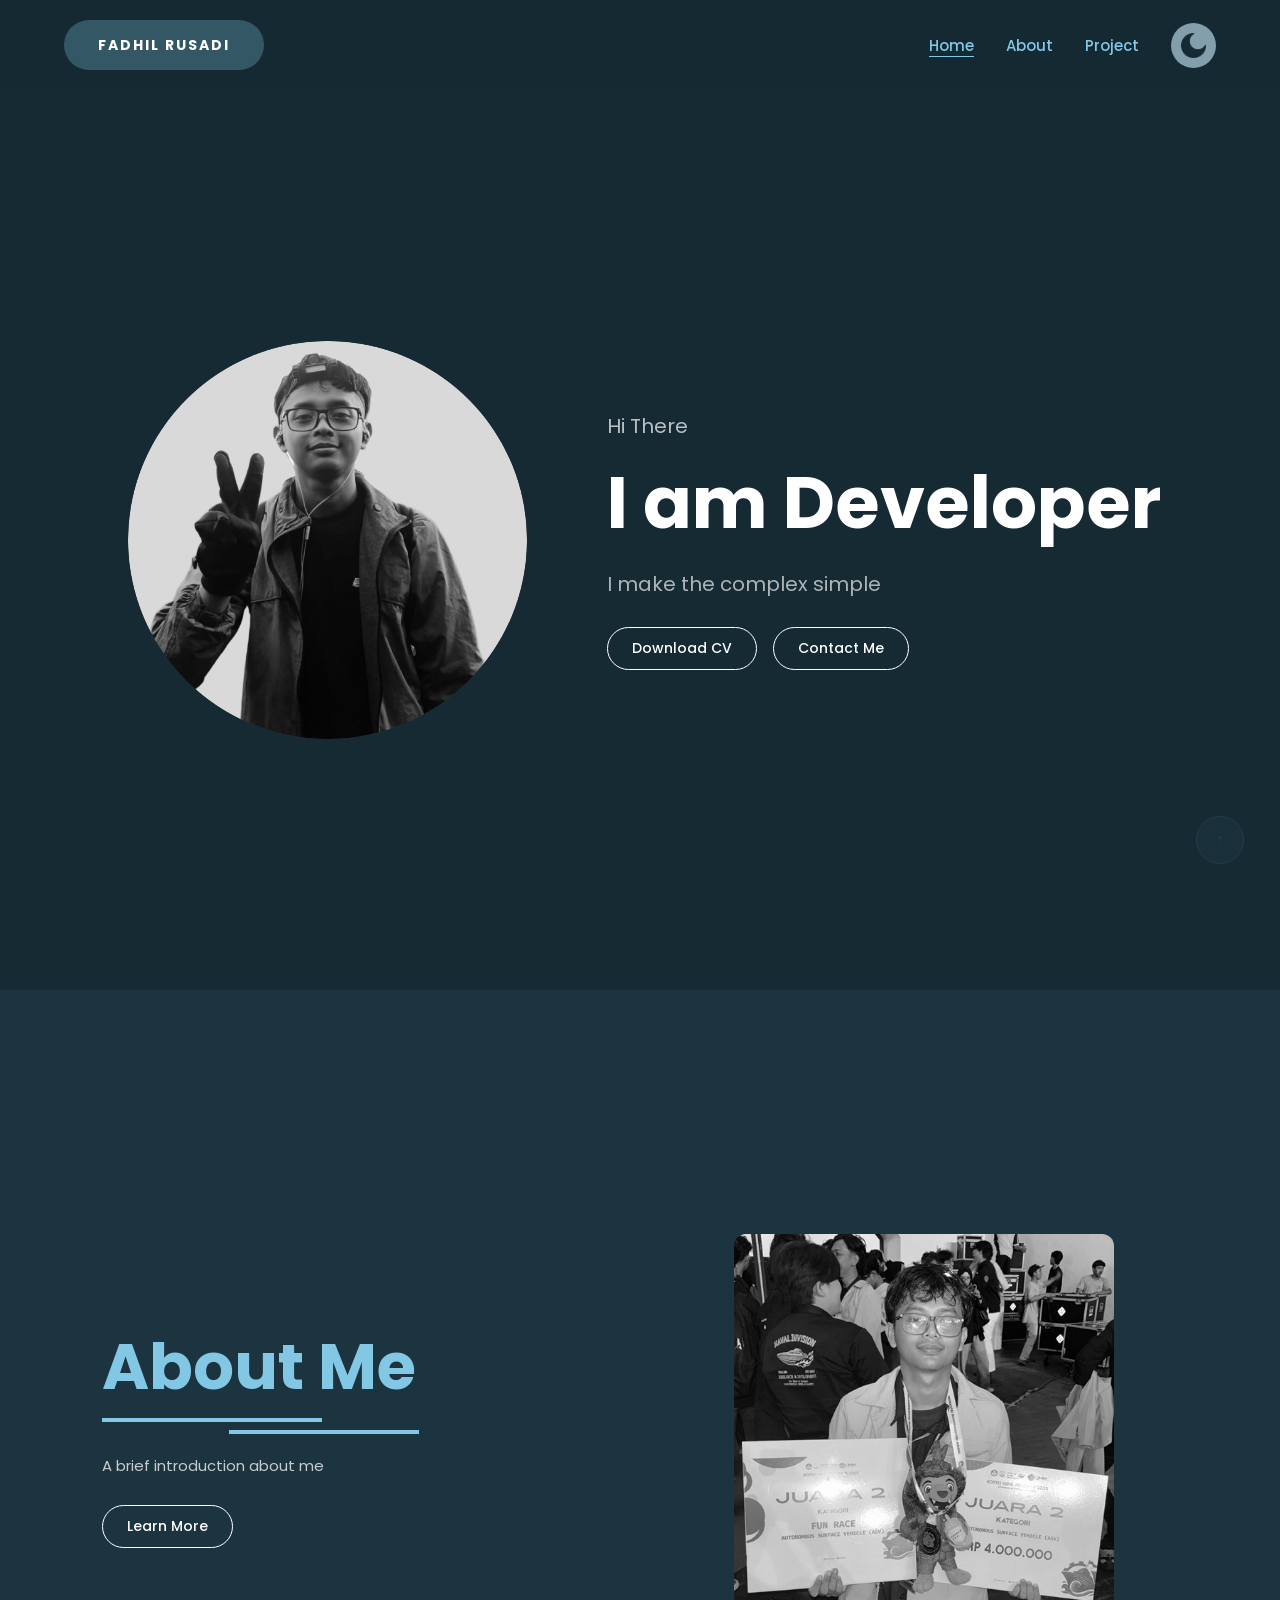
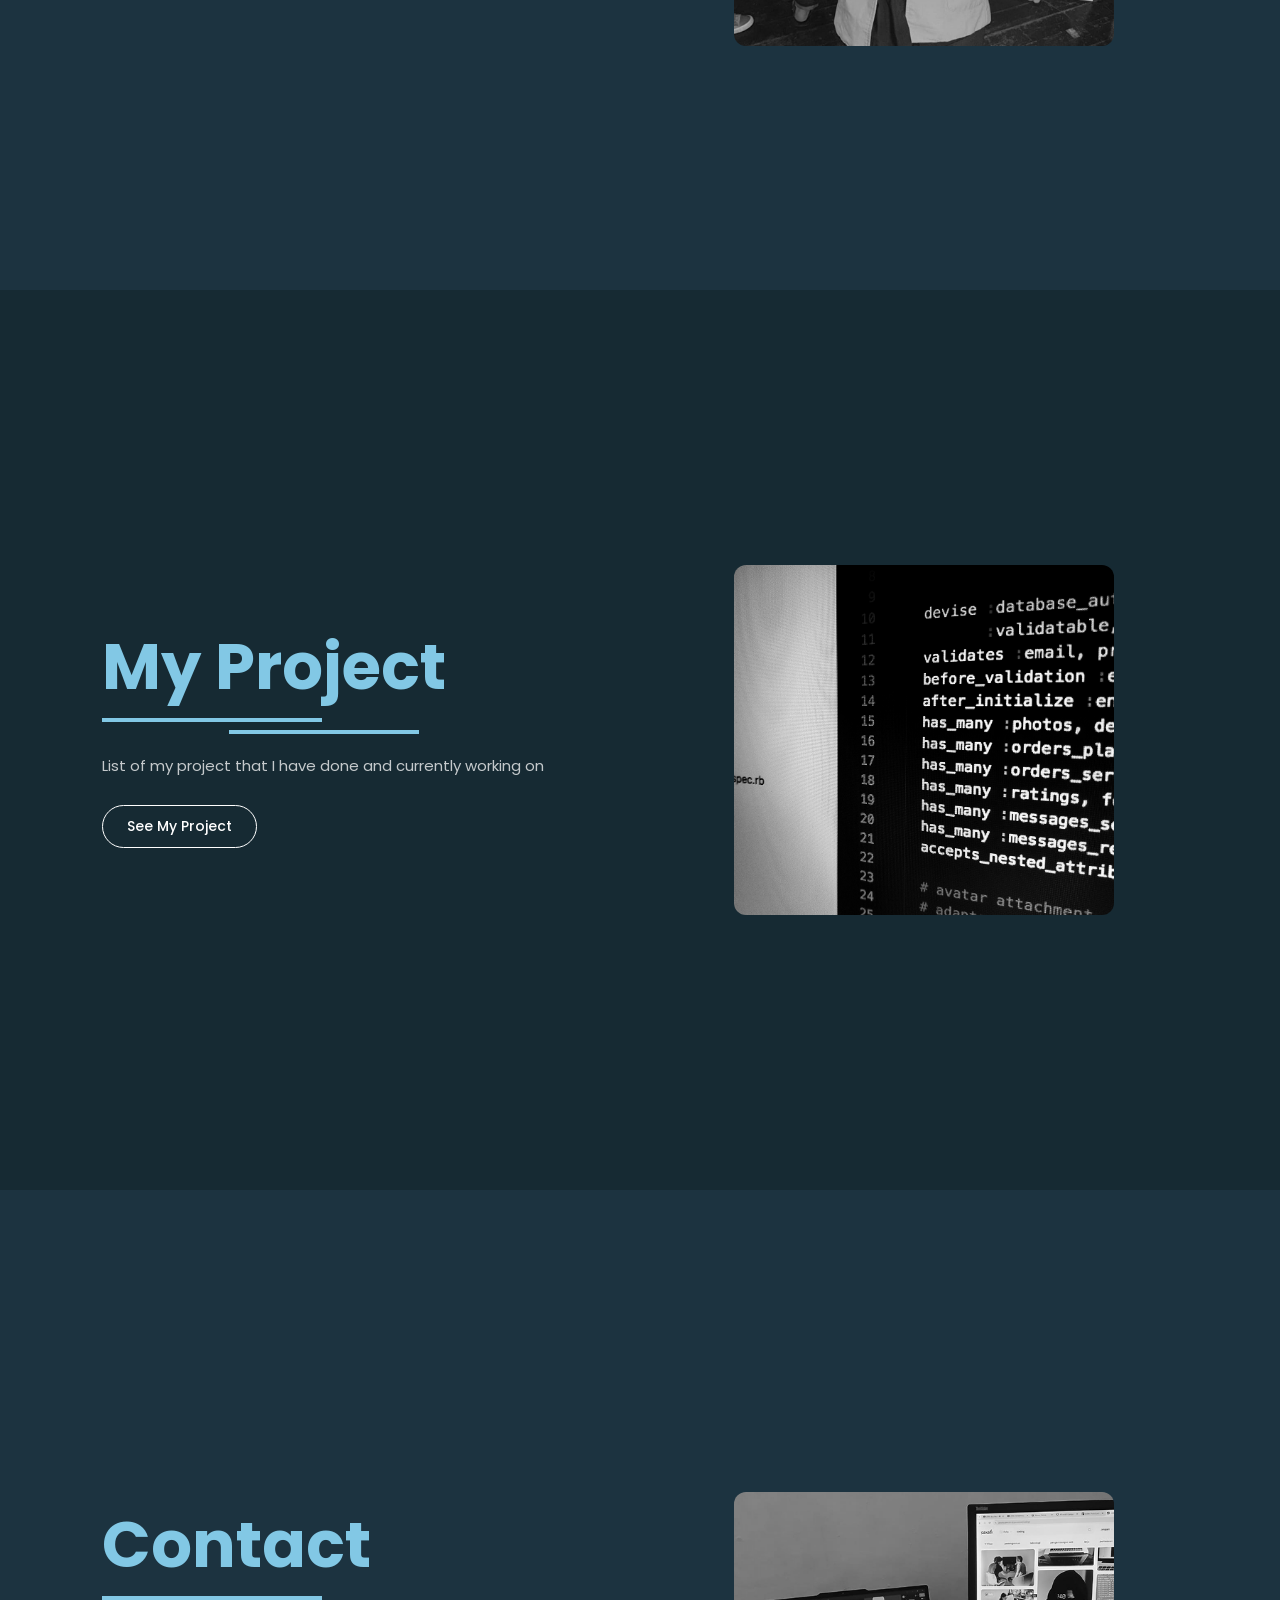
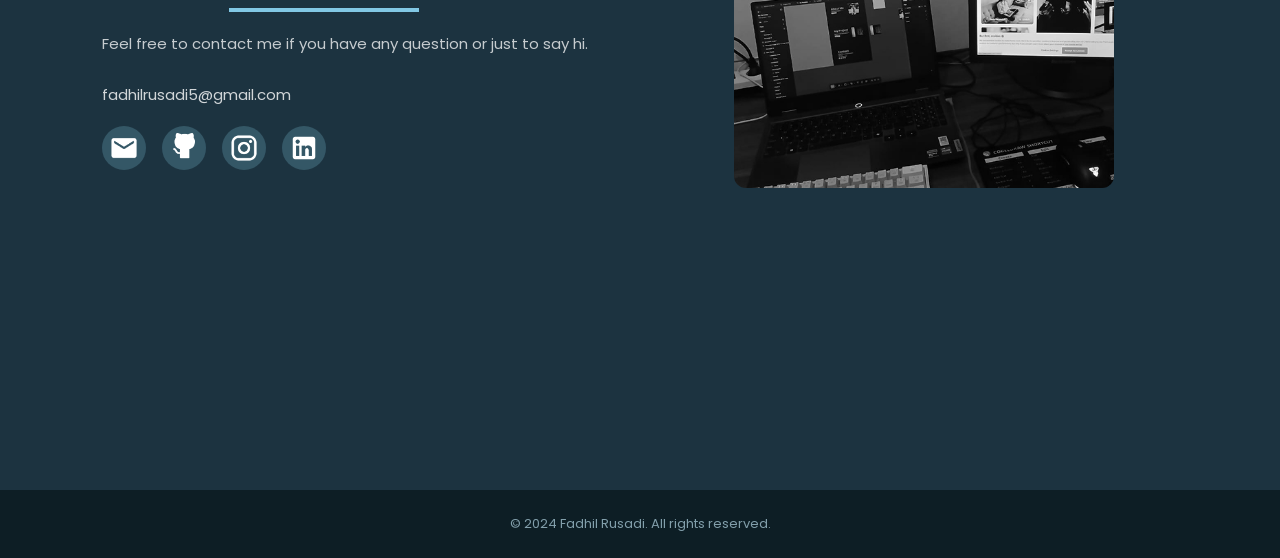
<file: index.html>
<!DOCTYPE html>
<html lang="en">
  <head>
    <meta charset="UTF-8" />
    <meta name="viewport" content="width=device-width, initial-scale=1.0" />
    <title>Fadhil Rusadi</title>

    <link rel="preconnect" href="https://fonts.googleapis.com" />
    <link rel="preconnect" href="https://fonts.gstatic.com" crossorigin />
    <link
      href="https://fonts.googleapis.com/css2?family=Poppins:ital,wght@0,100;0,200;0,300;0,400;0,500;0,600;0,700;0,800;0,900&family=Space+Mono:ital,wght@0,400;0,700;1,400;1,700&display=swap"
      rel="stylesheet"
    />
    <link rel="stylesheet" href="css/style.css" />
    <link rel="stylesheet" href="css/index.css" />
  </head>

  <body class="body dark-mode">

    <nav class="nav">
      <div class="identity">
        <div class="field-identity">
          <span class="fadhil">FADHIL RUSADI</span>
        </div>
      </div>
      <div class="nav-right">
        <ul class="nav-links">
          <li><a class="page-link active" href="index.html">Home</a></li>
          <li><a class="page-link" href="about.html">About</a></li>
          <li><a class="page-link" href="project.html">Project</a></li>
        </ul>
        <button class="mode" id="themeToggle">
          <img src="asset/moon.png" alt="toggle theme" width="25px" id="themeIcon" />
        </button>
      </div>
    </nav>

    <!-- Button Back to Top -->
    <button id="backToTop" title="Back to top" aria-label="Back to top">↑</button>

    <!-- Home Section -->
    <section id="home">
      <img class="fadhil-mono-1 photo-hover" src="asset/fadhil-hero.png" alt="Fadhil Rusadi" />
      <div class="intro">
        <p class="greeting">Hi There</p>
        <h1 id="typing-target"></h1>
        <p class="tagline">I make the complex simple</p>
        <div class="intro-buttons">
          <a href="asset/cv.pdf" class="btn btn-outline" download>Download CV</a>
          <a href="#contact" class="btn btn-outline smooth-scroll">Contact Me</a>
        </div>
      </div>
    </section>

    <!-- About Section -->
    <section id="about" class="fade-section">
      <div class="about-div">
        <div class="about-word">
          <h2 class="section-title">About Me</h2>
          <div class="section-underline-1"></div>
          <div class="section-underline-2"></div>
          <p class="section-sub">A brief introduction about me</p>
          <a href="about.html" class="btn btn-outline">Learn More</a>
        </div>
        <div class="picture-about">
          <img class="about-img photo-hover" src="asset/fadhil-about.png" alt="About Fadhil" />
        </div>
      </div>
    </section>

    <!-- Project Section -->
    <section id="project" class="fade-section">
      <div class="about-div">
        <div class="about-word">
          <h2 class="section-title">My Project</h2>
          <div class="section-underline-1"></div>
          <div class="section-underline-2"></div>
          <p class="section-sub">List of my project that I have done and currently working on</p>
          <a href="project.html" class="btn btn-outline">See My Project</a>
        </div>
        <div class="picture-about">
          <img class="project-img photo-hover" src="asset/project.png" alt="Project" />
        </div>
      </div>
    </section>

    <!-- Contact Section -->
    <section id="contact" class="fade-section">
      <div class="about-div">
        <div class="about-word">
          <h2 class="section-title">Contact</h2>
          <div class="section-underline-1"></div>
          <div class="section-underline-2"></div>
          <p class="section-sub">Feel free to contact me if you have any question or just to say hi.</p>
          <p class="contact-email">fadhilrusadi5@gmail.com</p>
          <div class="social-icons">
            <a href="mailto:fadhilrusadi5@gmail.com" class="social-link">
              <img src="asset/mail-dark.png" alt="email" width="30px" />
            </a>
            <a href="https://github.com/fadhrusd7" class="social-link" target="_blank">
              <img src="asset/github-dark.png" alt="github" width="30px" />
            </a>
            <a href="https://instagram.com/fadhrusd" class="social-link" target="_blank">
              <img src="asset/instagram-dark.png" alt="instagram" width="30px" />
            </a>
            <a href="https://www.linkedin.com/in/fadhilrusadi/" class="social-link" target="_blank">
              <img src="asset/linkedin-dark.png" alt="linkedin" width="30px" />
            </a>
          </div>
        </div>
        <div class="picture-about">
          <img class="photo-hover" src="asset/contact.png" alt="Contact" />
        </div>
      </div>
    </section>

    <!-- Footer -->
    <footer class="footer">
      <p>© 2024 Fadhil Rusadi. All rights reserved.</p>
    </footer>

    <script src="https://code.jquery.com/jquery-3.7.1.min.js"></script>
    <script src="js/main.js"></script>
  </body>
</html>
</file>
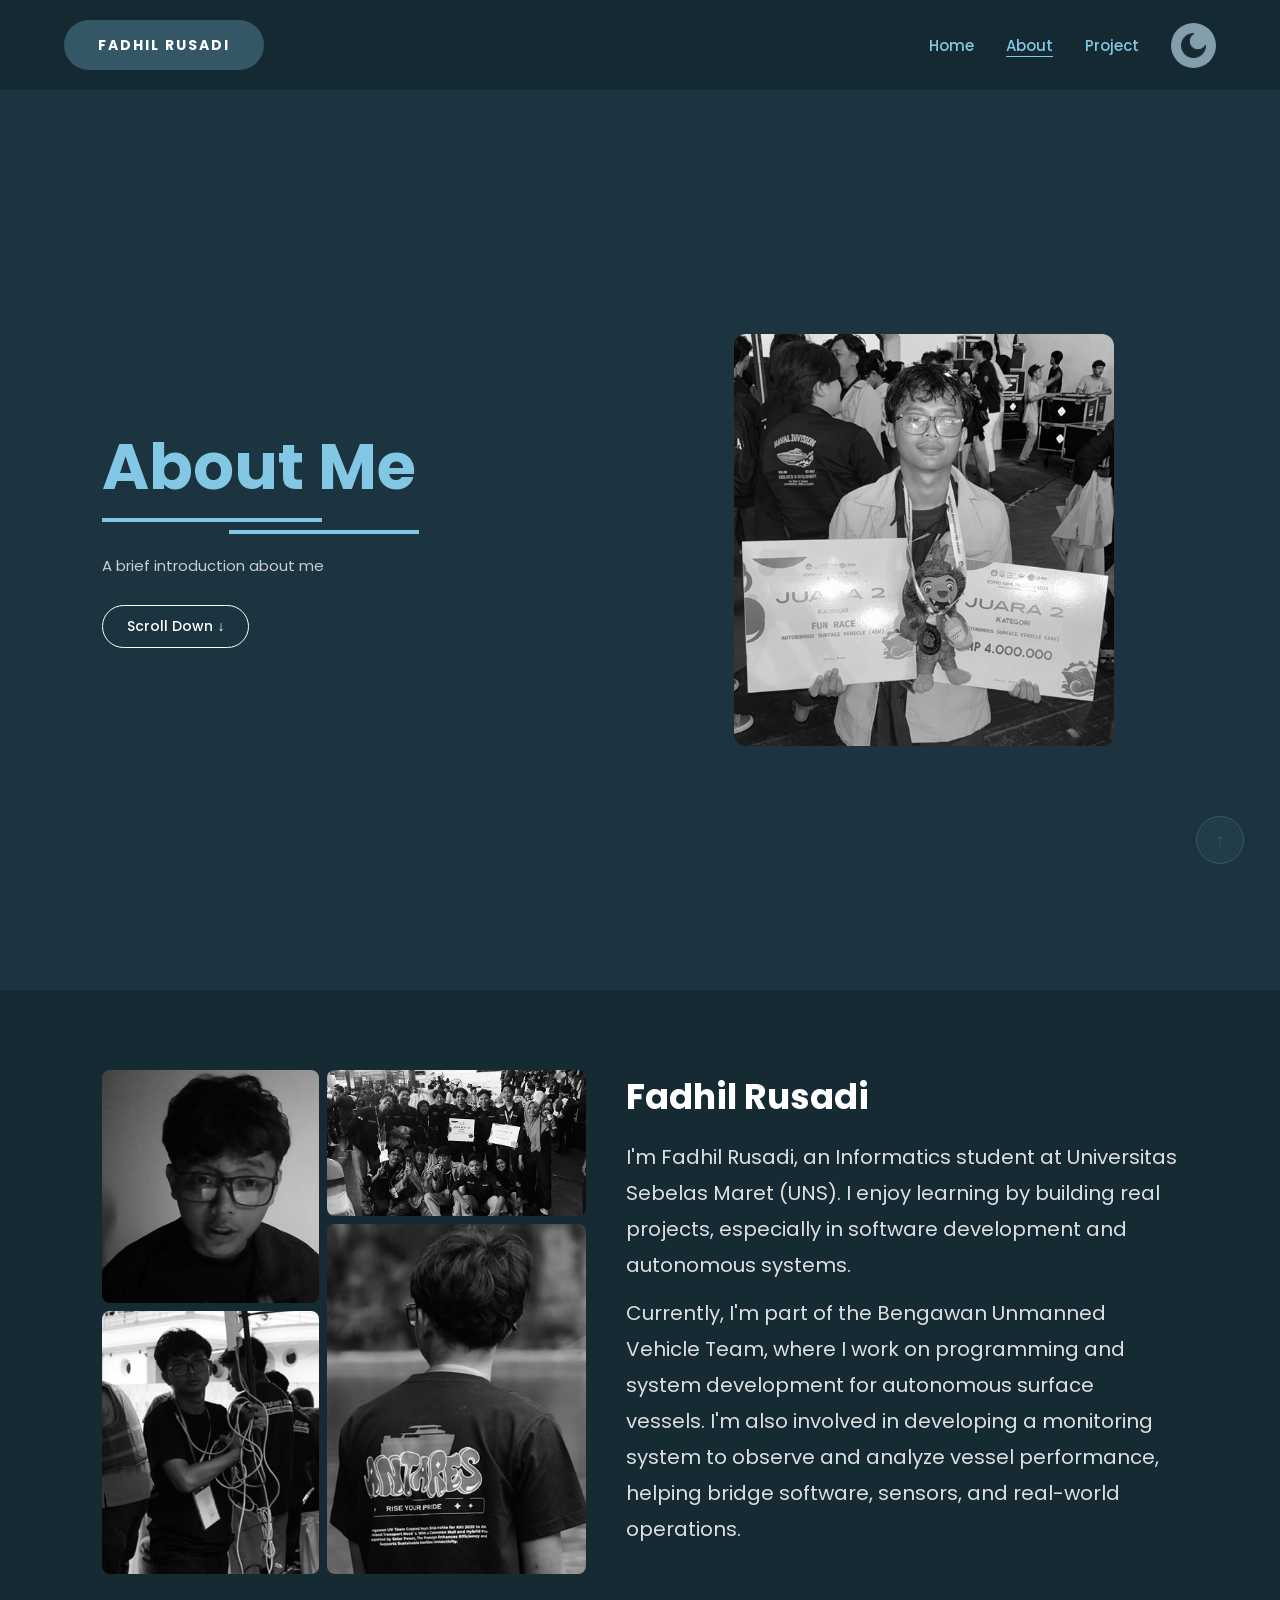
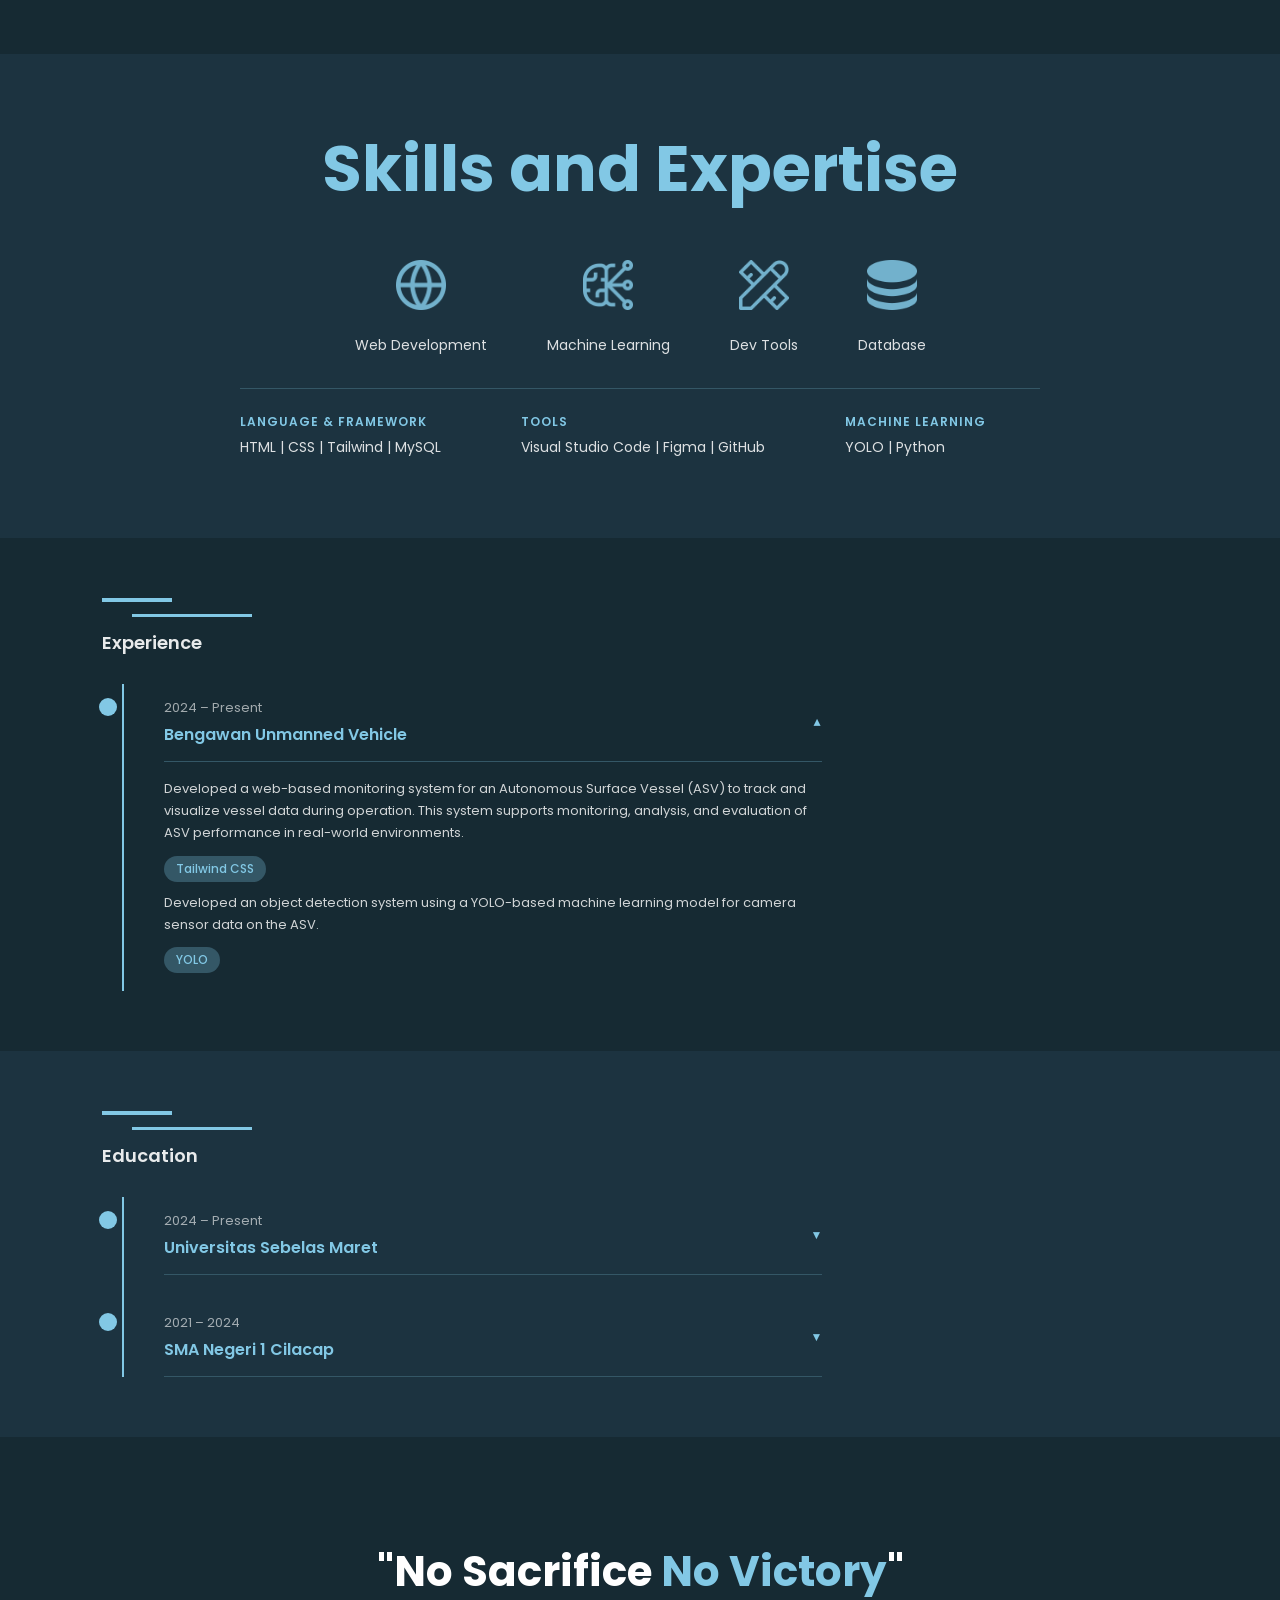
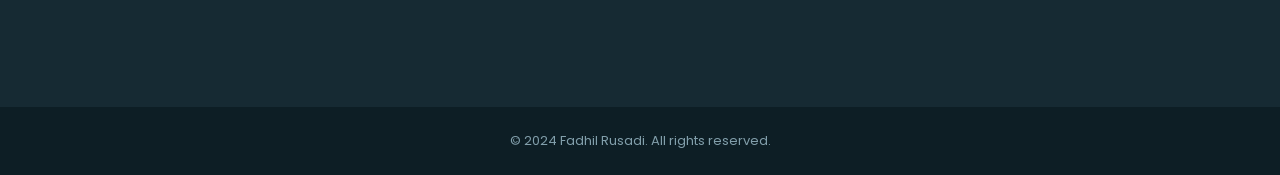
<file: about.html>
<!DOCTYPE html>
<html lang="en">
  <head>
    <meta charset="UTF-8" />
    <meta name="viewport" content="width=device-width, initial-scale=1.0" />
    <title>About - Fadhil Rusadi</title>

    <link rel="preconnect" href="https://fonts.googleapis.com" />
    <link rel="preconnect" href="https://fonts.gstatic.com" crossorigin />
    <link
      href="https://fonts.googleapis.com/css2?family=Poppins:ital,wght@0,100;0,200;0,300;0,400;0,500;0,600;0,700;0,800;0,900&family=Space+Mono:ital,wght@0,400;0,700;1,400;1,700&display=swap"
      rel="stylesheet"
    />
    <link rel="stylesheet" href="css/style.css" />
    <link rel="stylesheet" href="css/about.css" />
  </head>

  <body class="body dark-mode">

    <!-- NavBar -->
    <nav class="nav">
      <div class="identity">
        <div class="field-identity">
          <span class="fadhil">FADHIL RUSADI</span>
        </div>
      </div>
      <div class="nav-right">
        <ul class="nav-links">
          <li><a class="page-link" href="index.html">Home</a></li>
          <li><a class="page-link active" href="about.html">About</a></li>
          <li><a class="page-link" href="project.html">Project</a></li>
        </ul>
        <button class="mode" id="themeToggle">
          <img src="asset/moon.png" alt="toggle theme" width="25px" id="themeIcon" />
        </button>
      </div>
    </nav>

    <!-- Button Back to Top -->
    <button id="backToTop" title="Back to top" aria-label="Back to top">↑</button>

    <!-- About Hero Section -->
    <section id="about-hero" class="fade-section">
      <div class="about-div">
        <div class="about-word">
          <h2 class="section-title">About Me</h2>
          <div class="section-underline-1"></div>
          <div class="section-underline-2"></div>
          <p class="section-sub">A brief introduction about me</p>
          <a href="#bio" class="btn btn-outline smooth-scroll">Scroll Down ↓</a>
        </div>
        <div class="picture-about">
          <img class="about-img photo-hover" src="asset/fadhil-about.png" alt="Fadhil" />
        </div>
      </div>
    </section>

    <!-- Bio Section -->
    <section id="bio" class="fade-section bio-section">
      <div class="bio-grid">
        <div class="bio-photos">
          <div class="bio-col-left">
            <img class="photo-hover bio-photo" src="asset/about-1.png" alt="Fadhil 1" />
            <img class="photo-hover bio-photo" src="asset/about-3.png" alt="Fadhil 3" />
          </div>
          <div class="bio-col-right">
            <img class="photo-hover bio-photo bio-photo-small" src="asset/about-2.png" alt="Fadhil 2" />
            <img class="photo-hover bio-photo bio-photo-large" src="asset/about-4.png" alt="Fadhil 4" />
          </div>
        </div>
        <div class="bio-text">
          <h3 class="bio-name">Fadhil Rusadi</h3>
          <p>
            I'm Fadhil Rusadi, an Informatics student at Universitas Sebelas Maret (UNS).
            I enjoy learning by building real projects, especially in software development
            and autonomous systems.
          </p>
          <p>
            Currently, I'm part of the Bengawan Unmanned Vehicle Team, where I work on
            programming and system development for autonomous surface vessels. I'm also
            involved in developing a monitoring system to observe and analyze vessel
            performance, helping bridge software, sensors, and real-world operations.
          </p>
        </div>
      </div>
    </section>

    <!-- Skills Section -->
    <section id="skills" class="fade-section skills-section">
      <h2 class="section-title center">Skills and Expertise</h2>
      <div class="skills-icons">
        <div class="skill-item">
          <span class="skill-icon">
            <img src="asset/web-development.png" alt="web development" width="50px" id="web" />
          </span>
          <p>Web Development</p>
        </div>
        <div class="skill-item">
          <span class="skill-icon">
            <img src="asset/machine-learning.png" alt="machine learning" width="50px" id="ml" />
          </span>
          <p>Machine Learning</p>
        </div>
        <div class="skill-item">
          <span class="skill-icon">
            <img src="asset/tools-dark.png" alt="tools" width="50px" id="tools" />
          </span>
          <p>Dev Tools</p>
        </div>
        <div class="skill-item">
          <span class="skill-icon">
            <img src="asset/database-dark.png" alt="database" width="50px" id="database" />
          </span>
          <p>Database</p>
        </div>
      </div>
      <div class="skills-table">
        <div class="skills-col">
          <p class="skills-label">LANGUAGE &amp; FRAMEWORK</p>
          <p class="skills-value">HTML | CSS | Tailwind | MySQL</p>
        </div>
        <div class="skills-col">
          <p class="skills-label">TOOLS</p>
          <p class="skills-value">Visual Studio Code | Figma | GitHub</p>
        </div>
        <div class="skills-col">
          <p class="skills-label">MACHINE LEARNING</p>
          <p class="skills-value">YOLO | Python</p>
        </div>
      </div>
    </section>

    <!-- Experience Section -->
    <section id="experience" class="fade-section timeline-section">
      <div class="timeline-header">
        <div class="timeline-line-1"></div>
        <div class="timeline-line-2"></div>
        <h3 class="timeline-title">Experience</h3>
      </div>
      <div class="timeline">
        <!-- Accordion Item -->
        <div class="timeline-item accordion-item">
          <div class="timeline-dot"></div>
          <div class="accordion-header">
            <div>
              <p class="timeline-date">2024 – Present</p>
              <h4 class="timeline-company">Bengawan Unmanned Vehicle</h4>
            </div>
            <span class="accordion-arrow">▼</span>
          </div>
          <div class="accordion-body">
            <p>Developed a web-based monitoring system for an Autonomous Surface Vessel (ASV) to track and visualize vessel data during operation. This system supports monitoring, analysis, and evaluation of ASV performance in real-world environments.</p>
            <span class="badge"><a href="https://tailwindcss.com" target="_blank" class="badge-link">Tailwind CSS</a></span>
            <p>Developed an object detection system using a YOLO-based machine learning model for camera sensor data on the ASV.</p>
            <span class="badge"><a href="https://docs.ultralytics.com" target="_blank" class="badge-link">YOLO</a></span>
          </div>
        </div>
      </div>
    </section>

    <!-- Education Section -->
    <section id="education" class="fade-section timeline-section">
      <div class="timeline-header">
        <div class="timeline-line-1"></div>
        <div class="timeline-line-2"></div>
        <h3 class="timeline-title">Education</h3>
      </div>
      <div class="timeline">
        <div class="timeline-item accordion-item">
          <div class="timeline-dot"></div>
          <div class="accordion-header">
            <div>
              <p class="timeline-date">2024 – Present</p>
              <h4 class="timeline-company">Universitas Sebelas Maret</h4>
            </div>
            <span class="accordion-arrow">▼</span>
          </div>
          <div class="accordion-body">
            <p>Currently pursuing a Bachelor of Informatics degree with a focus on software development, systems, and project-based learning.</p>
          </div>
        </div>
        <div class="timeline-item accordion-item">
          <div class="timeline-dot"></div>
          <div class="accordion-header">
            <div>
              <p class="timeline-date">2021 – 2024</p>
              <h4 class="timeline-company">SMA Negeri 1 Cilacap</h4>
            </div>
            <span class="accordion-arrow">▼</span>
          </div>
          <div class="accordion-body">
            <p>Completed high school with a focus on science, building a foundation for further studies in computer science and engineering.</p>
          </div>
        </div>
      </div>
    </section>

    <!-- Quote Section -->
    <section id="quote" class="fade-section quote-section">
      <h2 class="quote-text">"No Sacrifice <span class="quote-accent">No Victory</span>"</h2>
    </section>

    <!-- Footer -->
    <footer class="footer">
      <p>© 2024 Fadhil Rusadi. All rights reserved.</p>
    </footer>

    <script src="https://code.jquery.com/jquery-3.7.1.min.js"></script>
    <script src="js/main.js"></script>
  </body>
</html>
</file>
<file: css/style.css>
* {
  box-sizing: border-box;
  margin: 0;
  padding: 0;
}

body {
  font-family: 'Poppins', sans-serif;
  transition: background-color 0.4s ease, color 0.4s ease;
}

body.dark-mode {
  background-color: #162A33;
  color: #ffffff;
}

body.dark-mode .field-identity    { background-color: #345766; }
body.dark-mode .page-link         { color: #82C8E5; }
body.dark-mode .page-link.active  {
  text-decoration: underline;
  text-underline-offset: 5px;
}
body.dark-mode .mode              { background-color: #829FAB; }
body.dark-mode .section-title     { color: #82C8E5; }
body.dark-mode .btn-outline       { color: #ffffff; border-color: #ffffff; }
body.dark-mode .btn-outline:hover { background-color: #345766; border-color: #82C8E5; color: #82C8E5; }
body.dark-mode .footer            { background-color: #0d1e25; color: #829FAB; }
body.dark-mode .badge             { background-color: #345766; color: #82C8E5; }
body.dark-mode .social-link img   { filter: invert(1) brightness(2); }
body.dark-mode .section-underline-1 { background-color: #82C8E5; }
body.dark-mode .section-underline-2 { background-color: #82C8E5; }
body.dark-mode #backToTop         { background-color: #345766; color: #82C8E5; border-color: #82C8E5; }

body.light-mode {
  background-color: #e8e8e8;
  color: #162A33;
}

body.light-mode .field-identity    { background-color: #162A33; }
body.light-mode .fadhil            { color: #ffffff; }
body.light-mode .page-link         { color: #162A33; }
body.light-mode .page-link.active  {
  text-decoration: underline;
  text-underline-offset: 5px;
}
body.light-mode .mode              { background-color: #345766; }
body.light-mode .section-title     { color: #162A33; }
body.light-mode .btn-outline       { color: #162A33; border-color: #162A33; }
body.light-mode .btn-outline:hover { background-color: #162A33; color: #ffffff; }
body.light-mode .footer            { background-color: #162A33; color: #82C8E5; }
body.light-mode .badge             { background-color: #345766; color: #ffffff; }
body.light-mode .section-underline-1 { background-color: #162A33; }
body.light-mode .section-underline-2 { background-color: #162A33; }
body.light-mode #backToTop         { background-color: #162A33; color: #82C8E5; border-color: #82C8E5; }

/* =============================================
   NAVBAR
   ============================================= */
.nav {
  display: flex;
  width: 100%;
  height: 90px;
  padding: 16px 5%;
  justify-content: space-between;
  align-items: center;
  position: sticky;
  top: 0;
  z-index: 100;
}

body.dark-mode .nav { background-color: rgba(22, 42, 51, 0.95); backdrop-filter: blur(8px); }
body.light-mode .nav { background-color: rgba(232, 232, 232, 0.95); backdrop-filter: blur(8px); }

.identity {
  display: flex;
  align-items: center;
}

.field-identity {
  display: flex;
  width: 200px;
  height: 50px;
  justify-content: center;
  align-items: center;
  border-radius: 67px;
}

.fadhil {
  color: white;
  font-weight: 700;
  letter-spacing: 2px;
  font-size: 14px;
}

.nav-right {
  display: flex;
  align-items: center;
  gap: 32px;
}

.nav-links {
  display: flex;
  align-items: center;
  list-style: none;
  gap: 32px;
}

.page-link {
  text-decoration: none;
  font-size: 15px;
  font-weight: 500;
  transition: opacity 0.2s;
}

.page-link:hover { opacity: 0.7; }

.mode {
  display: flex;
  border: none;
  width: 45px;
  height: 45px;
  border-radius: 50%;
  justify-content: center;
  align-items: center;
  cursor: pointer;
  transition: transform 0.3s ease;
}

.mode:hover { transform: rotate(20deg); }

section {
  display: flex;
  min-height: 100vh;
  padding: 80px 8%;
  align-items: center;
}

.section-title {
  font-size: 64px;
  font-weight: 700;
  margin-bottom: 16px;
  line-height: 1.1;
}

.section-title.center { text-align: center; }

.section-underline-1 {
  width: 220px;
  height: 4px;
  margin-bottom: 8px;
}

.section-underline-2 {
  width: 190px;
  height: 4px;
  margin-bottom: 20px;
  margin-left: 25%;
}

.section-sub {
  font-size: 15px;
  margin-bottom: 28px;
  opacity: 0.75;
}

.btn {
  display: inline-block;
  padding: 10px 24px;
  border-radius: 30px;
  font-size: 14px;
  font-weight: 500;
  text-decoration: none;
  cursor: pointer;
  transition: all 0.3s ease;
}

.btn-outline {
  border: 1.5px solid;
  background-color: transparent;
}

.photo-hover {
  filter: grayscale(100%);
  transition: filter 0.4s ease, transform 0.3s ease;
  cursor: pointer;
}

.photo-hover:hover,
.photo-hover.colored {
  filter: grayscale(0%);
  transform: scale(1.03);
}

.badge {
  display: inline-block;
  padding: 4px 12px;
  border-radius: 20px;
  font-size: 12px;
  font-weight: 500;
  margin-right: 8px;
  margin-bottom: 10px;
}

.badge-link {
  text-decoration: none;
  color: inherit;
}

.badge-link:hover { text-decoration: underline; }

.footer {
  text-align: center;
  padding: 24px;
  font-size: 13px;
}

.fade-section {
  opacity: 0;
  transform: translateY(40px);
  transition: opacity 0.7s ease, transform 0.7s ease;
}

.fade-section.visible {
  opacity: 1;
  transform: translateY(0);
}

#backToTop {
  display: none;
  position: fixed;
  bottom: 36px;
  right: 36px;
  width: 48px;
  height: 48px;
  border-radius: 50%;
  border: 1.5px solid;
  font-size: 18px;
  font-weight: 700;
  cursor: pointer;
  z-index: 999;
  transition: transform 0.2s ease, opacity 0.3s ease;
  background: transparent;
}

#backToTop:hover { transform: scale(1.15); }
</file>
<file: css/index.css>
/* =============================================
   INDEX.CSS - Khusus index.html
   ============================================= */

/* Section backgrounds */
body.dark-mode #home    { background-color: #162A33; }
body.dark-mode #about   { background-color: #1C3340; }
body.dark-mode #project { background-color: #162A33; }
body.dark-mode #contact { background-color: #1C3340; }

body.light-mode #home    { background-color: #e8e8e8; }
body.light-mode #about   { background-color: #d8d8d8; }
body.light-mode #project { background-color: #e8e8e8; }
body.light-mode #contact { background-color: #d8d8d8; }

/* ===== HOME SECTION ===== */
#home {
  gap: 80px;
  padding-left: 10%;
}

.fadhil-mono-1 {
  width: 38%;
  max-width: 520px;
  border-radius: 50%;
  object-fit: cover;
  aspect-ratio: 1;
}

.intro { flex: 1; }

.greeting {
  font-size: 20px;
  opacity: 0.7;
  margin-bottom: 8px;
}

#typing-target {
  font-size: 72px;
  font-weight: 700;
  min-height: 90px;
  margin-bottom: 12px;
}

.tagline {
  font-size: 20px;
  opacity: 0.65;
  margin-bottom: 28px;
}

.intro-buttons {
  display: flex;
  gap: 16px;
  flex-wrap: wrap;
}

/* ===== ABOUT / PROJECT / CONTACT SECTIONS ===== */
.about-div {
  display: flex;
  width: 100%;
  align-items: center;
  justify-content: space-between;
  gap: 60px;
}

.about-word { flex: 1; }

.picture-about {
  flex: 1;
  display: flex;
  justify-content: center;
}

.picture-about img,
.about-img,
.project-img {
  width: 100%;
  max-width: 380px;
  border-radius: 12px;
  object-fit: cover;
}

/* ===== CONTACT ===== */
.contact-email {
  font-size: 15px;
  margin-bottom: 20px;
  opacity: 0.8;
}

.social-icons {
  display: flex;
  gap: 16px;
}

.social-link {
  display: flex;
  align-items: center;
  justify-content: center;
  width: 44px;
  height: 44px;
  border-radius: 50%;
  background-color: #345766;
  transition: transform 0.2s ease;
}

.social-link:hover { transform: scale(1.15); }
</file>
<file: css/about.css>
/* =============================================
   ABOUT.CSS - Khusus about.html
   ============================================= */

/* Section backgrounds */
body.dark-mode #about-hero  { background-color: #1C3340; }
body.dark-mode #bio         { background-color: #162A33; }
body.dark-mode #skills      { background-color: #1C3340; }
body.dark-mode #experience  { background-color: #162A33; }
body.dark-mode #education   { background-color: #1C3340; }
body.dark-mode #quote       { background-color: #162A33; }

body.light-mode #about-hero { background-color: #d8d8d8; }
body.light-mode #bio        { background-color: #e8e8e8; }
body.light-mode #skills     { background-color: #d8d8d8; }
body.light-mode #experience { background-color: #e8e8e8; }
body.light-mode #education  { background-color: #d8d8d8; }
body.light-mode #quote      { background-color: #e8e8e8; }

/* Component colors by theme */
body.dark-mode .bio-name          { color: #ffffff; }
body.dark-mode .timeline-dot      { background-color: #82C8E5; }
body.dark-mode .timeline-line-1,
body.dark-mode .timeline-line-2   { background-color: #82C8E5; }
body.dark-mode .quote-accent      { color: #82C8E5; }
body.dark-mode .accordion-header  { border-color: #345766; }
body.dark-mode .accordion-arrow   { color: #82C8E5; }
body.dark-mode .skills-label      { color: #82C8E5; }

body.light-mode .bio-name          { color: #162A33; }
body.light-mode .timeline-dot      { background-color: #162A33; }
body.light-mode .timeline-line-1,
body.light-mode .timeline-line-2   { background-color: #162A33; }
body.light-mode .quote-accent      { color: #345766; }
body.light-mode .quote-text        { color: #162A33; }
body.light-mode .timeline          { border-left-color: #345766; }
body.light-mode .timeline-company  { color: #345766; }
body.light-mode .accordion-header  { border-color: #c8c8c8; }
body.light-mode .accordion-arrow   { color: #345766; }
body.light-mode .skills-label      { color: #345766; }

/* ===== ABOUT HERO ===== */
.about-div {
  display: flex;
  width: 100%;
  align-items: center;
  justify-content: space-between;
  gap: 60px;
}

.about-word { flex: 1; }

.picture-about {
  flex: 1;
  display: flex;
  justify-content: center;
}

.about-img {
  width: 100%;
  max-width: 380px;
  border-radius: 12px;
  object-fit: cover;
}

/* ===== BIO SECTION ===== */
.bio-section {
  min-height: auto;
  padding: 80px 8%;
}

.bio-grid {
  display: flex;
  gap: 40px;
  align-items: stretch;
  width: 100%;
  min-height: 420px;
}

.bio-photos {
  display: flex;
  gap: 8px;
  width: 45%;
  min-height: 420px;
}

.bio-col-left {
  display: flex;
  flex-direction: column;
  gap: 8px;
  flex: 1;
}

.bio-col-right {
  display: flex;
  flex-direction: column;
  gap: 8px;
  flex: 1.2;
}

.bio-photo {
  width: 100%;
  object-fit: cover;
  border-radius: 8px;
}

.bio-col-left .bio-photo { flex: 1; }
.bio-photo-small { flex: 0.6; }
.bio-photo-large { flex: 1.4; }

.bio-text { flex: 1; }

.bio-name {
  font-size: 35px;
  font-weight: 700;
  margin-bottom: 16px;
}

.bio-text p {
  font-size: 20px;
  line-height: 1.8;
  margin-bottom: 12px;
  opacity: 0.85;
}

/* ===== SKILLS SECTION ===== */
.skills-section {
  min-height: auto;
  padding: 80px 8%;
  flex-direction: column;
}

.skills-icons {
  display: flex;
  gap: 60px;
  justify-content: center;
  margin: 40px 0 32px;
  flex-wrap: wrap;
}

.skill-item {
  display: flex;
  flex-direction: column;
  align-items: center;
  gap: 10px;
  font-size: 14px;
  opacity: 0.85;
}

.skill-icon { font-size: 36px; }

.skills-table {
  display: flex;
  gap: 80px;
  width: 100%;
  max-width: 800px;
  padding-top: 24px;
  border-top: 1.5px solid #345766;
  flex-wrap: wrap;
}

body.light-mode .skills-table { border-top-color: #c0c0c0; }

.skills-label {
  font-size: 12px;
  font-weight: 600;
  letter-spacing: 1px;
  margin-bottom: 6px;
}

.skills-value {
  font-size: 14px;
  opacity: 0.85;
}

/* ===== TIMELINE / EXPERIENCE / EDUCATION ===== */
.timeline-section {
  min-height: auto;
  padding: 60px 8%;
  flex-direction: column;
  align-items: flex-start;
}

.timeline-header {
  display: flex;
  flex-direction: column;
  align-items: flex-start;
  gap: 12px;
  margin-bottom: 28px;
}

.timeline-line-1 {
  width: 70px;
  height: 4px;
}

.timeline-line-2 {
  width: 120px;
  height: 3px;
  margin-left: 30px;
}

.timeline-title {
  font-size: 18px;
  font-weight: 600;
  opacity: 0.9;
}

.timeline {
  display: flex;
  flex-direction: column;
  gap: 24px;
  padding-left: 8px;
  border-left: 2px solid #82C8E5;
  margin-left: 20px;
  width: 100%;
  max-width: 700px;
}

.timeline-item {
  position: relative;
  padding-left: 32px;
}

.timeline-dot {
  position: absolute;
  left: -33px;
  top: 14px;
  width: 18px;
  height: 18px;
  border-radius: 50%;
}

.timeline-date {
  font-size: 13px;
  opacity: 0.6;
  margin-bottom: 4px;
}

.timeline-company {
  font-size: 16px;
  font-weight: 600;
  color: #82C8E5;
}

.timeline-content p {
  font-size: 13px;
  line-height: 1.7;
  opacity: 0.8;
  margin-bottom: 10px;
}

/* ===== ACCORDION ===== */
.accordion-header {
  display: flex;
  align-items: center;
  justify-content: space-between;
  padding: 14px 0;
  border-bottom: 1px solid;
  cursor: pointer;
  user-select: none;
  transition: opacity 0.2s;
}

.accordion-header:hover { opacity: 0.8; }

.accordion-arrow {
  font-size: 12px;
  transition: transform 0.3s ease;
}

.accordion-item.open .accordion-arrow {
  transform: rotate(180deg);
}

.accordion-body {
  display: none;
  padding: 16px 0 8px;
}

.accordion-body p {
  font-size: 13px;
  line-height: 1.7;
  opacity: 0.8;
  margin-bottom: 10px;
}

/* ===== QUOTE SECTION ===== */
.quote-section {
  min-height: 30vh;
  padding: 60px 8%;
  justify-content: center;
}

.quote-text {
  font-size: 42px;
  font-weight: 700;
  text-align: center;
}
</file>
